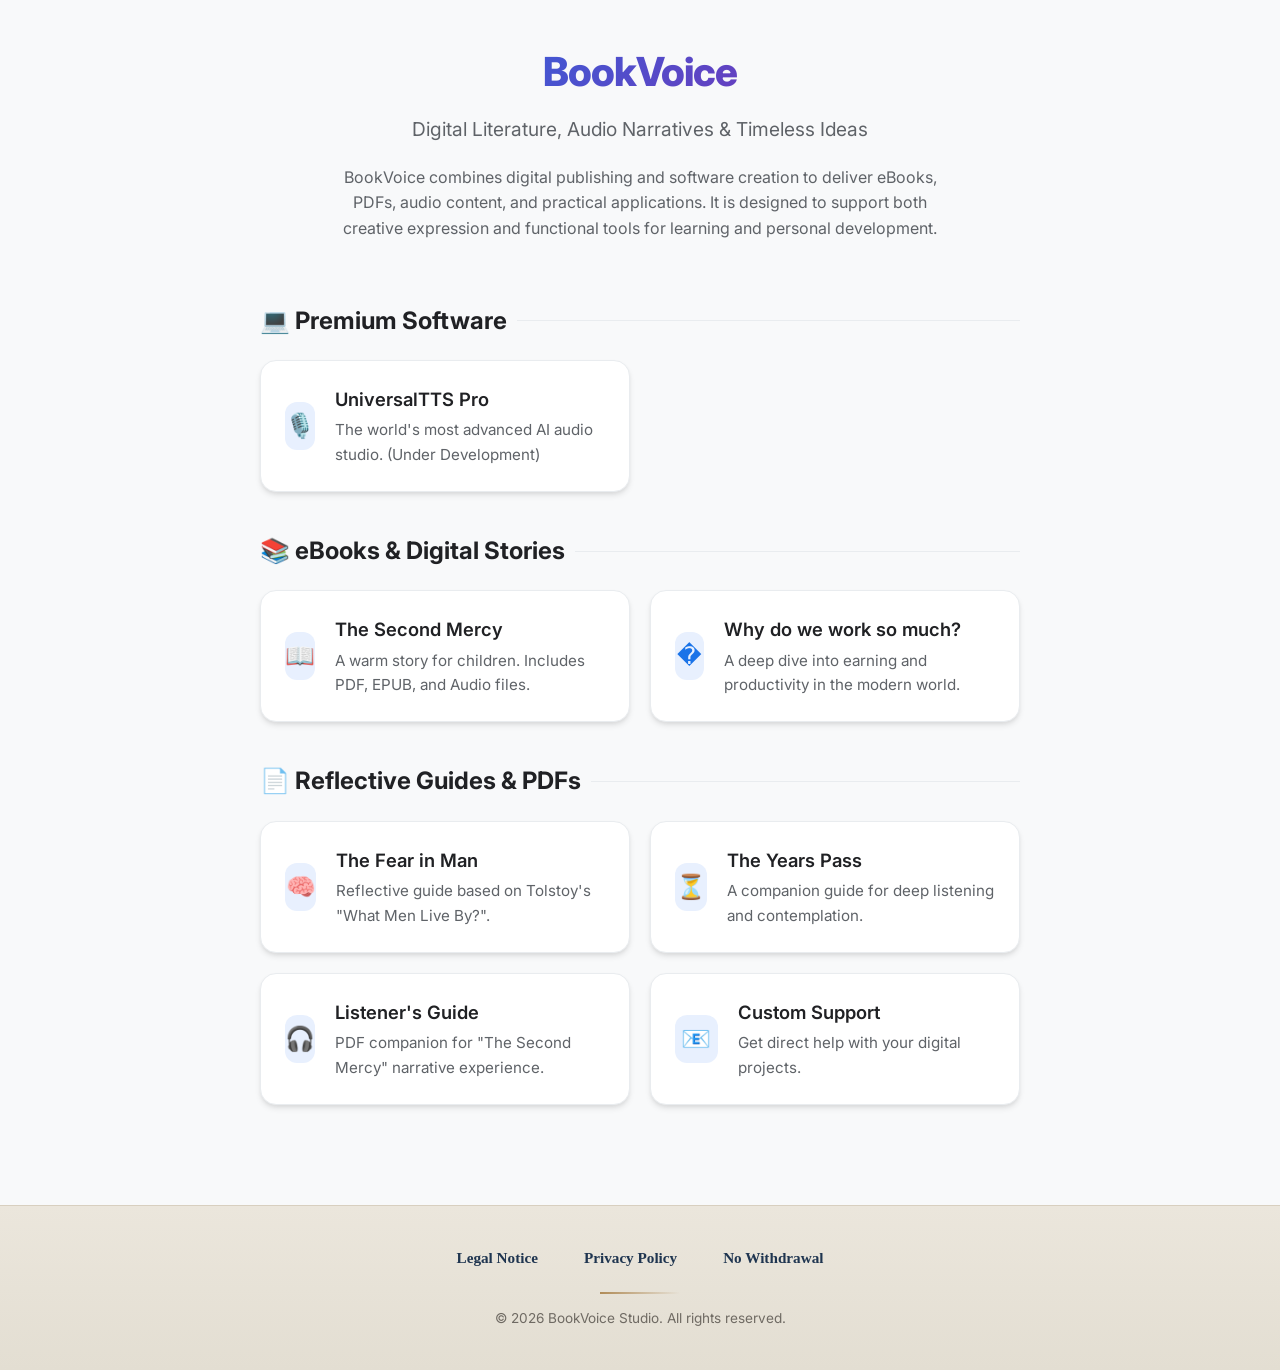
<file: index.html>
<!DOCTYPE html>
<html lang="en">

<head>
    <meta charset="UTF-8">
    <meta name="viewport" content="width=device-width, initial-scale=1.0">
    <title>BookVoice | AI Audio Studio</title>
    <meta name="description" content="BookVoice Hub - Premium AI Audio Tools and Legal Information.">
    <link rel="stylesheet" href="style.css">
</head>

<body>
    <div class="container">
        <header>
            <div class="logo">BookVoice</div>
            <p class="subtitle">Digital Literature, Audio Narratives & Timeless Ideas</p>
            <p class="description">BookVoice combines digital publishing and software creation to deliver eBooks, PDFs, audio content, and practical applications. 
  It is designed to support both creative expression and functional tools for learning and personal development.</p>
        </header>

        <main>
            <!-- SOFTWARE SECTION -->
            <div class="section-title">💻 Premium Software</div>
            <div class="links-grid">
                <a href="product.html" class="link-card">
                    <div class="link-icon">🎙️</div>
                    <div class="link-content">
                        <h3>UniversalTTS Pro</h3>
                        <p>The world's most advanced AI audio studio. (Under Development)</p>
                    </div>
                </a>
            </div>

            <!-- DIGITAL BOOKS SECTION -->
            <div class="section-title">📚 eBooks & Digital Stories</div>
            <div class="links-grid">
                <a href="https://bookvoice.gumroad.com/l/rahmaThania" class="link-card" target="_blank">
                    <div class="link-icon">📖</div>
                    <div class="link-content">
                        <h3>The Second Mercy</h3>
                        <p>A warm story for children. Includes PDF, EPUB, and Audio files.</p>
                    </div>
                </a>
                <a href="https://bookvoice.gumroad.com/l/whywedotoomuch" class="link-card" target="_blank">
                    <div class="link-icon">�</div>
                    <div class="link-content">
                        <h3>Why do we work so much?</h3>
                        <p>A deep dive into earning and productivity in the modern world.</p>
                    </div>
                </a>
            </div>

            <!-- RESOURCES SECTION -->
            <div class="section-title">📄 Reflective Guides & PDFs</div>
            <div class="links-grid">
                <a href="https://bookvoice.gumroad.com/l/bimayahyalinsan4" class="link-card" target="_blank">
                    <div class="link-icon">🧠</div>
                    <div class="link-content">
                        <h3>The Fear in Man</h3>
                        <p>Reflective guide based on Tolstoy's "What Men Live By?".</p>
                    </div>
                </a>
                <a href="https://bookvoice.gumroad.com/l/sanawattamorguide" class="link-card" target="_blank">
                    <div class="link-icon">⏳</div>
                    <div class="link-content">
                        <h3>The Years Pass</h3>
                        <p>A companion guide for deep listening and contemplation.</p>
                    </div>
                </a>
                <a href="https://bookvoice.gumroad.com/l/alrahma2" class="link-card" target="_blank">
                    <div class="link-icon">🎧</div>
                    <div class="link-content">
                        <h3>Listener's Guide</h3>
                        <p>PDF companion for "The Second Mercy" narrative experience.</p>
                    </div>
                </a>
                <a href="mailto:book.voice@proton.me" class="link-card">
                    <div class="link-icon">📧</div>
                    <div class="link-content">
                        <h3>Custom Support</h3>
                        <p>Get direct help with your digital projects.</p>
                    </div>
                </a>
            </div>
        </main>
    </div>

<footer class="site-footer">
  <div class="footer-inner">

    <div class="footer-links">              
      <a href="impressum.html">Legal Notice</a>
      <a href="privacy.html">Privacy Policy</a>
      <a href="withdrawal.html">No Withdrawal</a>
    </div>

    <div class="footer-divider"></div>

    <p class="footer-text">
      © 2026 BookVoice Studio. All rights reserved.
    </p>

  </div>
</footer>
    
</body>

</html>
</file>
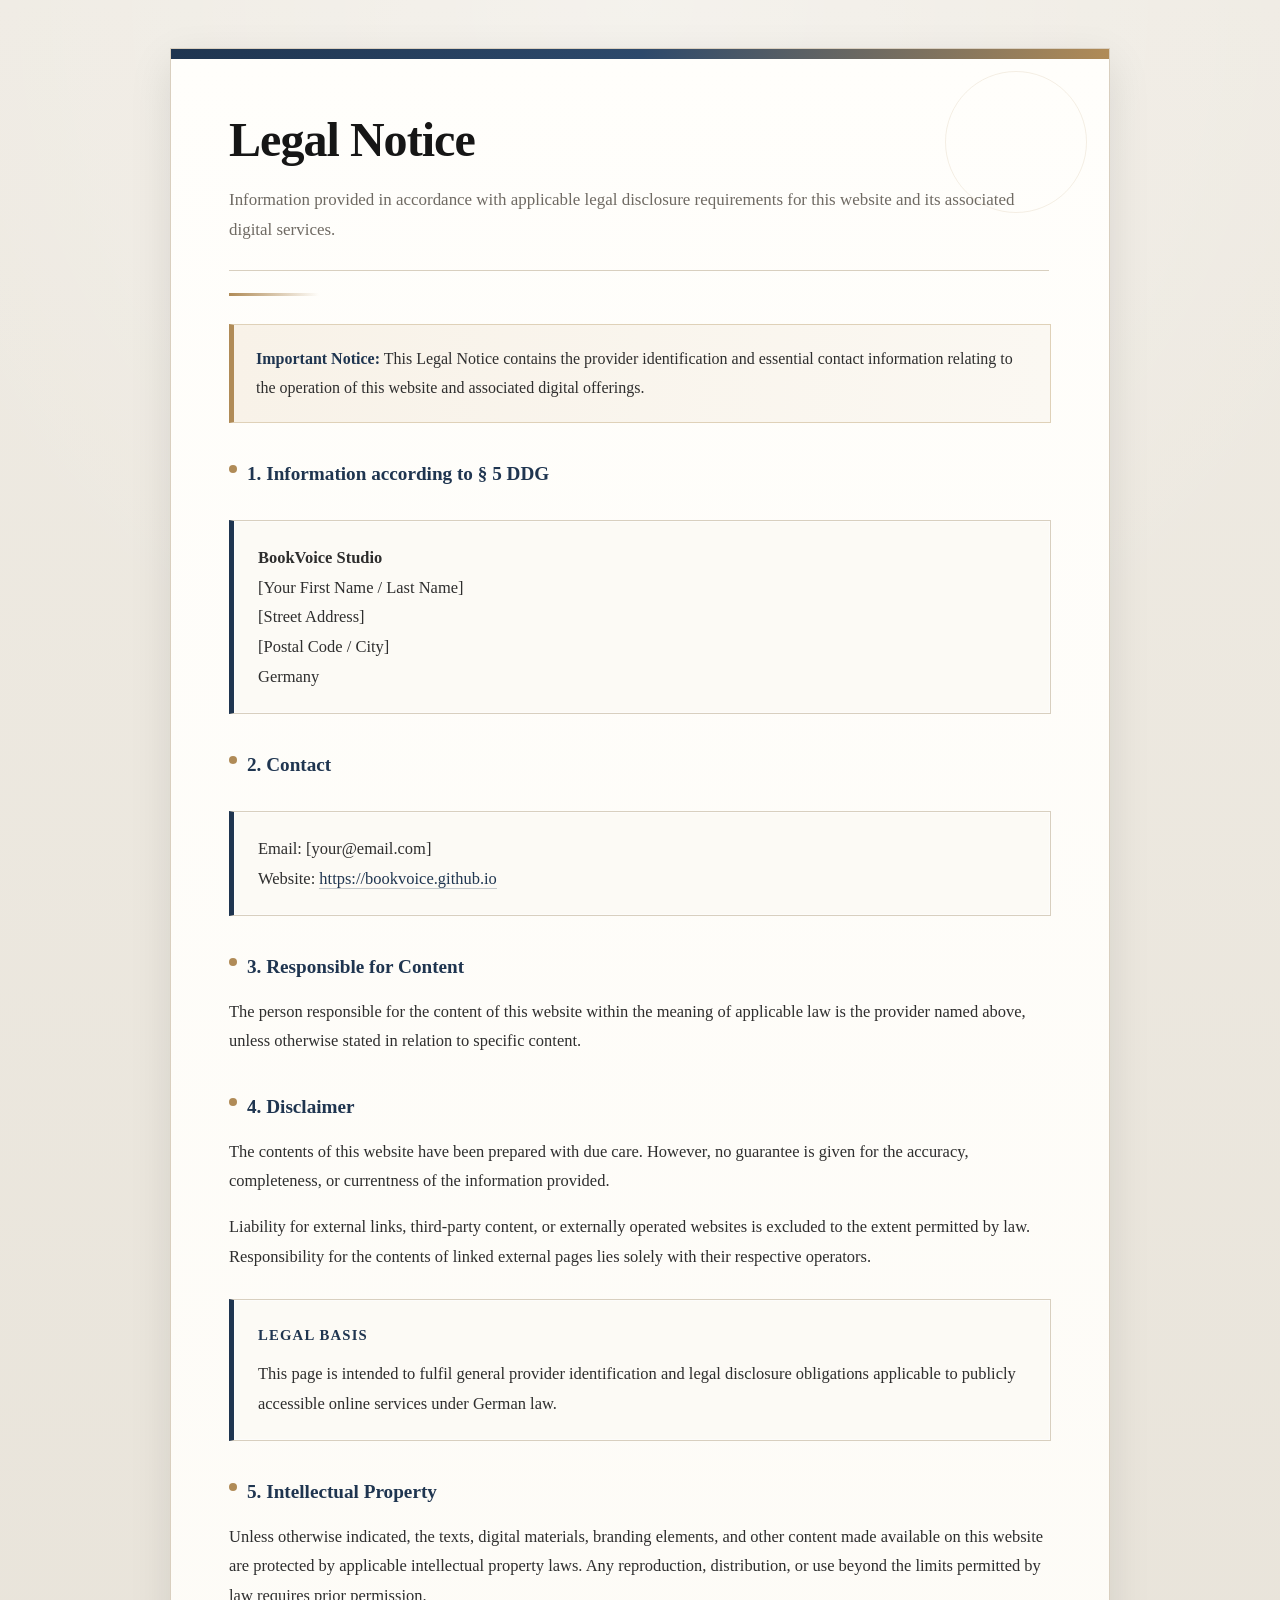
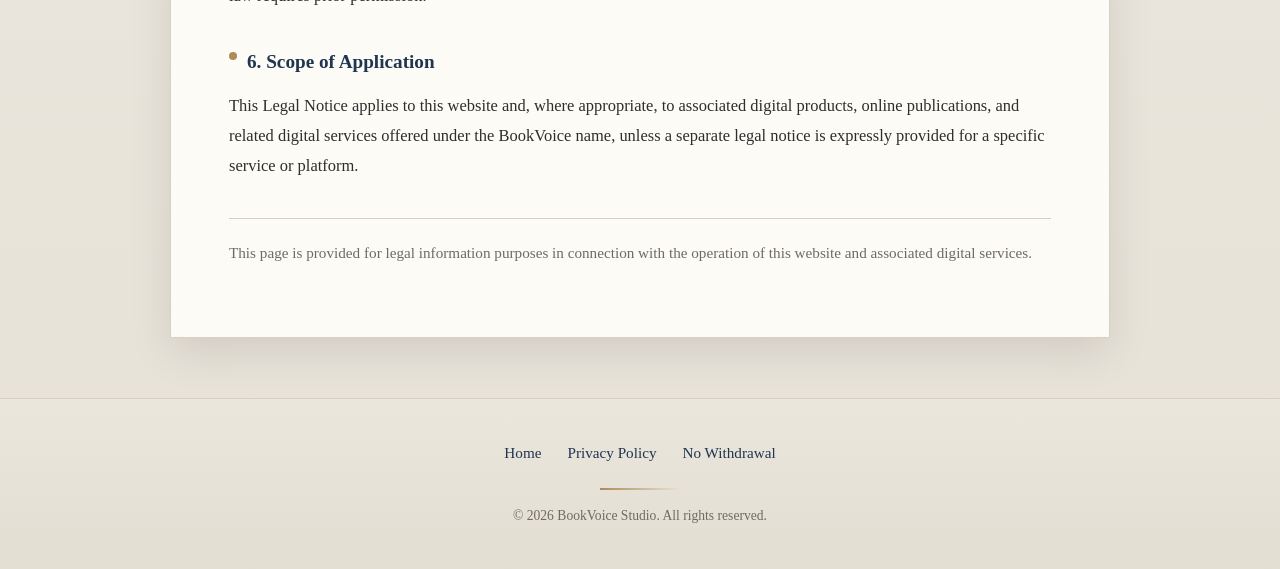
<file: impressum.html>
<!DOCTYPE html>
<html lang="en">
<head>
  <meta charset="UTF-8" />
  <meta name="viewport" content="width=device-width, initial-scale=1.0" />
  <title>Legal Notice – BookVoice</title>
  <style>
    :root {
      --bg: #ece8df;
      --paper: #fffdf9;
      --ink: #161616;
      --text: #2e2e2e;
      --muted: #6f6a63;
      --line: #d8cfbf;
      --navy: #1f3550;
      --navy-soft: #2d496b;
      --gold: #b08b57;
      --gold-soft: #d8c2a0;
      --shadow: 0 14px 40px rgba(0, 0, 0, 0.10);
    }

    * {
      box-sizing: border-box;
    }

    body {
      margin: 0;
      font-family: Georgia, "Times New Roman", serif;
      color: var(--text);
      background:
        radial-gradient(circle at top, rgba(255,255,255,0.35), transparent 35%),
        linear-gradient(to bottom, #efebe3 0%, #e7e2d8 100%);
      line-height: 1.8;
    }

    .page {
      max-width: 980px;
      margin: 48px auto;
      padding: 0 20px;
    }

    .document {
      position: relative;
      background: linear-gradient(to bottom, #fffefb 0%, #fdfbf6 100%);
      border: 1px solid #d9cfbf;
      box-shadow: var(--shadow);
      padding: 64px 58px 54px;
      overflow: hidden;
    }

    .document::before {
      content: "";
      position: absolute;
      top: 0;
      left: 0;
      right: 0;
      height: 10px;
      background: linear-gradient(90deg, var(--navy), var(--navy-soft), var(--gold));
    }

    .document::after {
      content: "";
      position: absolute;
      top: 22px;
      right: 22px;
      width: 140px;
      height: 140px;
      border: 1px solid rgba(176, 139, 87, 0.14);
      border-radius: 50%;
      pointer-events: none;
    }

    h1 {
      margin: 0;
      font-size: 3rem;
      line-height: 1.12;
      color: var(--ink);
      letter-spacing: -0.02em;
    }

    .subtitle {
      margin: 18px 0 0 0;
      max-width: 820px;
      font-size: 1.06rem;
      color: var(--muted);
      padding-bottom: 24px;
      border-bottom: 1px solid var(--line);
    }

    .hero-rule {
      width: 90px;
      height: 3px;
      background: linear-gradient(90deg, var(--gold), transparent);
      margin: 22px 0 28px;
    }

    .important-box {
      margin: 28px 0 34px;
      padding: 20px 22px;
      background: linear-gradient(to right, #f8f2e8, #fbf8f2);
      border: 1px solid #dfd1b8;
      border-left: 5px solid var(--gold);
    }

    .important-box strong {
      color: var(--navy);
    }

    h2 {
      margin: 34px 0 12px;
      font-size: 1.2rem;
      color: var(--navy);
      font-weight: 700;
      position: relative;
      padding-left: 18px;
    }

    h2::before {
      content: "";
      position: absolute;
      left: 0;
      top: 0.4em;
      width: 8px;
      height: 8px;
      background: var(--gold);
      border-radius: 50%;
    }

    p {
      margin: 0 0 16px 0;
      font-size: 1.03rem;
    }

    .contact-block,
    .law-panel {
      margin: 28px 0;
      padding: 22px 24px;
      background: #fcfaf5;
      border: 1px solid var(--line);
      border-left: 5px solid var(--navy);
      box-shadow: inset 0 0 0 1px rgba(255,255,255,0.55);
    }

    .contact-block p,
    .law-panel p {
      margin: 0;
    }

    .law-title {
      display: block;
      margin-bottom: 10px;
      color: var(--navy);
      font-size: 0.92rem;
      letter-spacing: 0.08em;
      text-transform: uppercase;
      font-weight: bold;
    }

    .closing-note {
      margin-top: 38px;
      padding-top: 20px;
      border-top: 1px solid var(--line);
      font-size: 0.95rem;
      color: var(--muted);
    }

    .site-footer {
  margin-top: 60px;
  padding: 40px 20px;
  background: linear-gradient(to top, #e3ded2, #ebe6dc);
  border-top: 1px solid #d8cfbf;
}

.footer-inner {
  max-width: 980px;
  margin: 0 auto;
  text-align: center;
}

.footer-links {
  display: flex;
  justify-content: center;
  gap: 26px;
  flex-wrap: wrap;
  margin-bottom: 18px;
}

.footer-links a {
  text-decoration: none;
  font-family: Georgia, "Times New Roman", serif;
  font-size: 0.95rem;
  color: #1f3550;
  position: relative;
  padding-bottom: 4px;
  border-bottom: none;
  transition: 0.2s ease;
}

.footer-links a::after {
  content: "";
  position: absolute;
  left: 0;
  bottom: 0;
  width: 0%;
  height: 1px;
  background: #b08b57;
  transition: 0.3s ease;
}

.footer-links a:hover::after {
  width: 100%;
}

.footer-links a:hover {
  color: #2d496b;
}

.footer-divider {
  width: 80px;
  height: 2px;
  margin: 12px auto 14px;
  background: linear-gradient(to right, #b08b57, transparent);
}

.footer-text {
  font-size: 0.85rem;
  color: #6f6a63;
  margin: 0;
}

@media (max-width: 700px) {
  .footer-links {
    gap: 14px;
  }

  .site-footer {
    padding: 30px 16px;
  }
}

    a {
      color: var(--navy);
      text-decoration: none;
      border-bottom: 1px solid rgba(31, 53, 80, 0.25);
    }

    a:hover {
      color: var(--navy-soft);
      border-bottom-color: rgba(31, 53, 80, 0.5);
    }

    @media (max-width: 700px) {
      .document {
        padding: 36px 24px 34px;
      }

      h1 {
        font-size: 2.1rem;
      }

      .subtitle,
      p {
        font-size: 1rem;
      }

      .page {
        margin: 22px auto;
      }
    }
  </style>
</head>
<body>
  <div class="page">
    <main class="document">
      <h1>Legal Notice</h1>

      <p class="subtitle">
        Information provided in accordance with applicable legal disclosure requirements for this website and its associated digital services.
      </p>

      <div class="hero-rule"></div>

      <div class="important-box">
        <strong>Important Notice:</strong>
        This Legal Notice contains the provider identification and essential contact information relating to the operation of this website and associated digital offerings.
      </div>

      <h2>1. Information according to § 5 DDG</h2>
      <div class="contact-block">
        <p>
          <strong>BookVoice Studio</strong><br>
          [Your First Name / Last Name]<br>
          [Street Address]<br>
          [Postal Code / City]<br>
          Germany
        </p>
      </div>

      <h2>2. Contact</h2>
      <div class="contact-block">
        <p>
          Email: [your@email.com]<br>
          Website: <a href="https://bookvoice.github.io">https://bookvoice.github.io</a>
        </p>
      </div>

      <h2>3. Responsible for Content</h2>
      <p>
        The person responsible for the content of this website within the meaning of applicable law is the provider named above, unless otherwise stated in relation to specific content.
      </p>

      <h2>4. Disclaimer</h2>
      <p>
        The contents of this website have been prepared with due care. However, no guarantee is given for the accuracy, completeness, or currentness of the information provided.
      </p>

      <p>
        Liability for external links, third-party content, or externally operated websites is excluded to the extent permitted by law. Responsibility for the contents of linked external pages lies solely with their respective operators.
      </p>

      <div class="law-panel">
        <span class="law-title">Legal Basis</span>
        <p>
          This page is intended to fulfil general provider identification and legal disclosure obligations applicable to publicly accessible online services under German law.
        </p>
      </div>

      <h2>5. Intellectual Property</h2>
      <p>
        Unless otherwise indicated, the texts, digital materials, branding elements, and other content made available on this website are protected by applicable intellectual property laws. Any reproduction, distribution, or use beyond the limits permitted by law requires prior permission.
      </p>

      <h2>6. Scope of Application</h2>
      <p>
        This Legal Notice applies to this website and, where appropriate, to associated digital products, online publications, and related digital services offered under the BookVoice name, unless a separate legal notice is expressly provided for a specific service or platform.
      </p>

      <p class="closing-note">
        This page is provided for legal information purposes in connection with the operation of this website and associated digital services.
      </p>
    </main>
  </div>

<footer class="site-footer">
  <div class="footer-inner">

    <div class="footer-links">
      <a href="index.html">Home</a>
      <a href="privacy.html">Privacy Policy</a>
      <a href="withdrawal.html">No Withdrawal</a>
    </div>

    <div class="footer-divider"></div>

    <p class="footer-text">
      © 2026 BookVoice Studio. All rights reserved.
    </p>

  </div>
</footer>
  
</body>
</html>
</file>
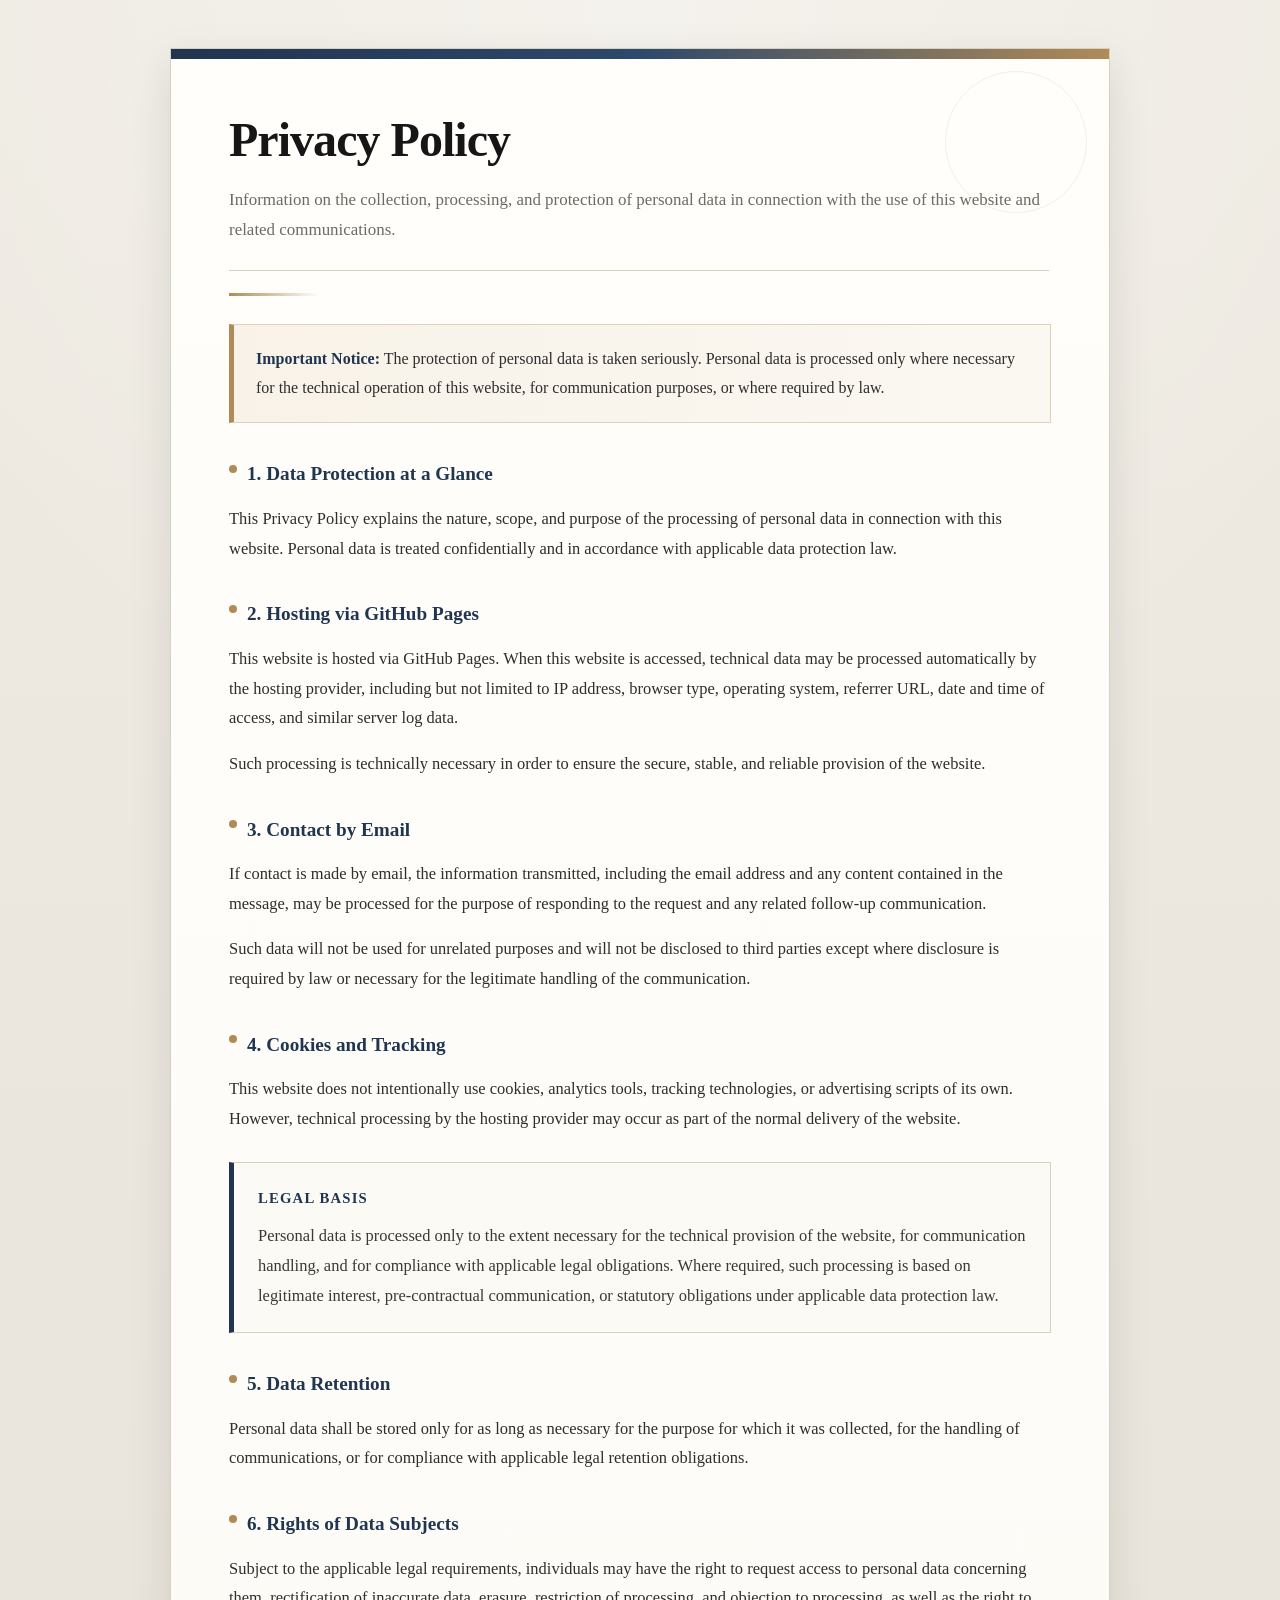
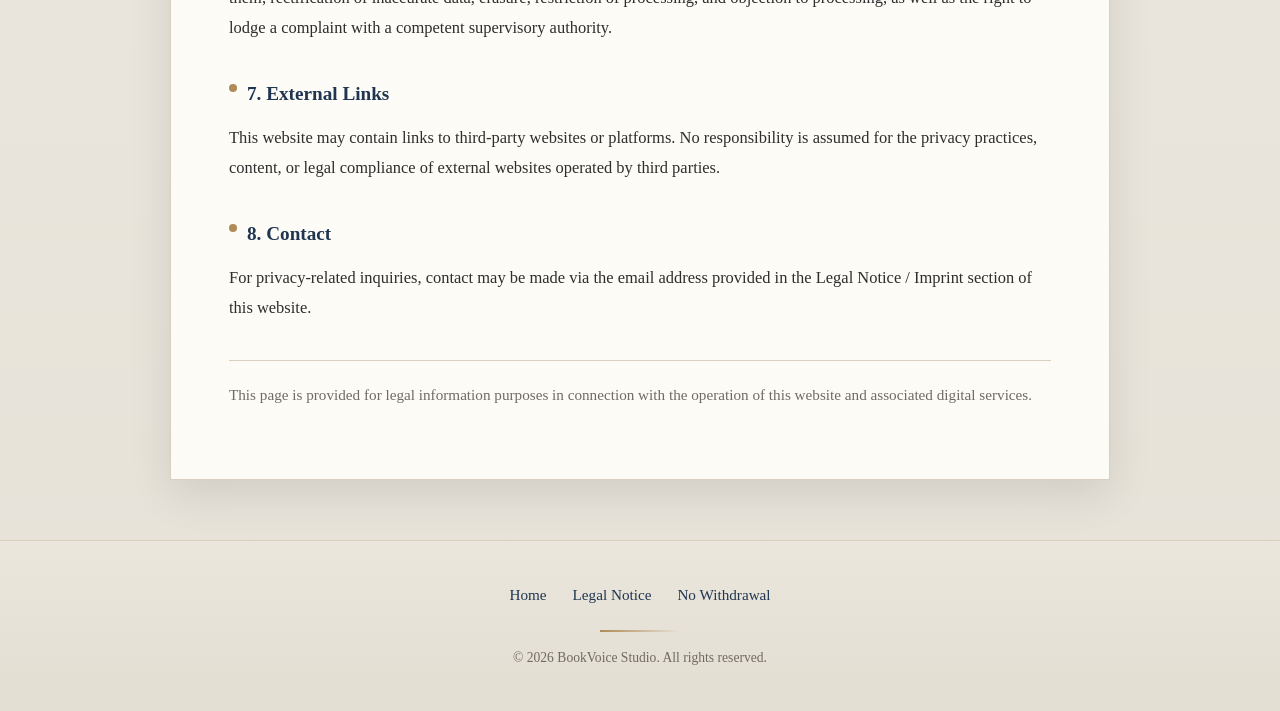
<file: privacy.html>
<!DOCTYPE html>
<html lang="en">
<head>
  <meta charset="UTF-8" />
  <meta name="viewport" content="width=device-width, initial-scale=1.0" />
  <title>Privacy Policy – BookVoice</title>
  <style>
    :root {
      --bg: #ece8df;
      --paper: #fffdf9;
      --ink: #161616;
      --text: #2e2e2e;
      --muted: #6f6a63;
      --line: #d8cfbf;
      --navy: #1f3550;
      --navy-soft: #2d496b;
      --gold: #b08b57;
      --gold-soft: #d8c2a0;
      --shadow: 0 14px 40px rgba(0, 0, 0, 0.10);
    }

    * {
      box-sizing: border-box;
    }

    body {
      margin: 0;
      font-family: Georgia, "Times New Roman", serif;
      color: var(--text);
      background:
        radial-gradient(circle at top, rgba(255,255,255,0.35), transparent 35%),
        linear-gradient(to bottom, #efebe3 0%, #e7e2d8 100%);
      line-height: 1.8;
    }

    .page {
      max-width: 980px;
      margin: 48px auto;
      padding: 0 20px;
    }

    .document {
      position: relative;
      background: linear-gradient(to bottom, #fffefb 0%, #fdfbf6 100%);
      border: 1px solid #d9cfbf;
      box-shadow: var(--shadow);
      padding: 64px 58px 54px;
      overflow: hidden;
    }

    .document::before {
      content: "";
      position: absolute;
      top: 0;
      left: 0;
      right: 0;
      height: 10px;
      background: linear-gradient(90deg, var(--navy), var(--navy-soft), var(--gold));
    }

    .document::after {
      content: "";
      position: absolute;
      top: 22px;
      right: 22px;
      width: 140px;
      height: 140px;
      border: 1px solid rgba(176, 139, 87, 0.14);
      border-radius: 50%;
      pointer-events: none;
    }

    .label {
      display: inline-block;
      margin-bottom: 18px;
      padding: 7px 14px;
      font-size: 0.78rem;
      letter-spacing: 0.16em;
      text-transform: uppercase;
      color: var(--navy);
      border: 1px solid var(--gold-soft);
      background: linear-gradient(to right, #faf6ee, #f7f0e4);
    }

    h1 {
      margin: 0;
      font-size: 3rem;
      line-height: 1.12;
      color: var(--ink);
      letter-spacing: -0.02em;
    }

    .subtitle {
      margin: 18px 0 0 0;
      max-width: 820px;
      font-size: 1.06rem;
      color: var(--muted);
      padding-bottom: 24px;
      border-bottom: 1px solid var(--line);
    }

    .hero-rule {
      width: 90px;
      height: 3px;
      background: linear-gradient(90deg, var(--gold), transparent);
      margin: 22px 0 28px;
    }

    .important-box {
      margin: 28px 0 34px;
      padding: 20px 22px;
      background: linear-gradient(to right, #f8f2e8, #fbf8f2);
      border: 1px solid #dfd1b8;
      border-left: 5px solid var(--gold);
    }

    .important-box strong {
      color: var(--navy);
    }

    h2 {
      margin: 34px 0 12px;
      font-size: 1.2rem;
      color: var(--navy);
      font-weight: 700;
      position: relative;
      padding-left: 18px;
    }

    h2::before {
      content: "";
      position: absolute;
      left: 0;
      top: 0.4em;
      width: 8px;
      height: 8px;
      background: var(--gold);
      border-radius: 50%;
    }

    p {
      margin: 0 0 16px 0;
      font-size: 1.03rem;
    }

    .law-panel {
      margin: 28px 0;
      padding: 22px 24px;
      background: #fcfaf5;
      border: 1px solid var(--line);
      border-left: 5px solid var(--navy);
      box-shadow: inset 0 0 0 1px rgba(255,255,255,0.55);
    }

    .law-panel .law-title {
      display: block;
      margin-bottom: 10px;
      color: var(--navy);
      font-size: 0.92rem;
      letter-spacing: 0.08em;
      text-transform: uppercase;
      font-weight: bold;
    }

    .law-panel p {
      margin: 0;
      color: #3a3937;
    }

    .closing-note {
      margin-top: 38px;
      padding-top: 20px;
      border-top: 1px solid var(--line);
      font-size: 0.95rem;
      color: var(--muted);
    }

    .site-footer {
  margin-top: 60px;
  padding: 40px 20px;
  background: linear-gradient(to top, #e3ded2, #ebe6dc);
  border-top: 1px solid #d8cfbf;
}

.footer-inner {
  max-width: 980px;
  margin: 0 auto;
  text-align: center;
}

.footer-links {
  display: flex;
  justify-content: center;
  gap: 26px;
  flex-wrap: wrap;
  margin-bottom: 18px;
}

.footer-links a {
  text-decoration: none;
  font-family: Georgia, "Times New Roman", serif;
  font-size: 0.95rem;
  color: #1f3550;
  position: relative;
  padding-bottom: 4px;
  border-bottom: none;
  transition: 0.2s ease;
}

.footer-links a::after {
  content: "";
  position: absolute;
  left: 0;
  bottom: 0;
  width: 0%;
  height: 1px;
  background: #b08b57;
  transition: 0.3s ease;
}

.footer-links a:hover::after {
  width: 100%;
}

.footer-links a:hover {
  color: #2d496b;
}

.footer-divider {
  width: 80px;
  height: 2px;
  margin: 12px auto 14px;
  background: linear-gradient(to right, #b08b57, transparent);
}

.footer-text {
  font-size: 0.85rem;
  color: #6f6a63;
  margin: 0;
}

@media (max-width: 700px) {
  .footer-links {
    gap: 14px;
  }

  .site-footer {
    padding: 30px 16px;
  }
}

    a {
      color: var(--navy);
      text-decoration: none;
      border-bottom: 1px solid rgba(31, 53, 80, 0.25);
    }

    a:hover {
      color: var(--navy-soft);
      border-bottom-color: rgba(31, 53, 80, 0.5);
    }

    @media (max-width: 700px) {
      .document {
        padding: 36px 24px 34px;
      }

      h1 {
        font-size: 2.1rem;
      }

      .subtitle,
      p {
        font-size: 1rem;
      }

      .page {
        margin: 22px auto;
      }
    }
  </style>
</head>
<body>
  <div class="page">
    <main class="document">

      <h1>Privacy Policy</h1>
      <p class="subtitle">
        Information on the collection, processing, and protection of personal data in connection with the use of this website and related communications.
      </p>

      <div class="hero-rule"></div>

      <div class="important-box">
        <strong>Important Notice:</strong>
        The protection of personal data is taken seriously. Personal data is processed only where necessary for the technical operation of this website, for communication purposes, or where required by law.
      </div>

      <h2>1. Data Protection at a Glance</h2>
      <p>
        This Privacy Policy explains the nature, scope, and purpose of the processing of personal data in connection with this website. Personal data is treated confidentially and in accordance with applicable data protection law.
      </p>

      <h2>2. Hosting via GitHub Pages</h2>
      <p>
        This website is hosted via GitHub Pages. When this website is accessed, technical data may be processed automatically by the hosting provider, including but not limited to IP address, browser type, operating system, referrer URL, date and time of access, and similar server log data.
      </p>
      <p>
        Such processing is technically necessary in order to ensure the secure, stable, and reliable provision of the website.
      </p>

      <h2>3. Contact by Email</h2>
      <p>
        If contact is made by email, the information transmitted, including the email address and any content contained in the message, may be processed for the purpose of responding to the request and any related follow-up communication.
      </p>
      <p>
        Such data will not be used for unrelated purposes and will not be disclosed to third parties except where disclosure is required by law or necessary for the legitimate handling of the communication.
      </p>

      <h2>4. Cookies and Tracking</h2>
      <p>
        This website does not intentionally use cookies, analytics tools, tracking technologies, or advertising scripts of its own. However, technical processing by the hosting provider may occur as part of the normal delivery of the website.
      </p>

      <div class="law-panel">
        <span class="law-title">Legal Basis</span>
        <p>
          Personal data is processed only to the extent necessary for the technical provision of the website, for communication handling, and for compliance with applicable legal obligations. Where required, such processing is based on legitimate interest, pre-contractual communication, or statutory obligations under applicable data protection law.
        </p>
      </div>

      <h2>5. Data Retention</h2>
      <p>
        Personal data shall be stored only for as long as necessary for the purpose for which it was collected, for the handling of communications, or for compliance with applicable legal retention obligations.
      </p>

      <h2>6. Rights of Data Subjects</h2>
      <p>
        Subject to the applicable legal requirements, individuals may have the right to request access to personal data concerning them, rectification of inaccurate data, erasure, restriction of processing, and objection to processing, as well as the right to lodge a complaint with a competent supervisory authority.
      </p>

      <h2>7. External Links</h2>
      <p>
        This website may contain links to third-party websites or platforms. No responsibility is assumed for the privacy practices, content, or legal compliance of external websites operated by third parties.
      </p>

      <h2>8. Contact</h2>
      <p>
        For privacy-related inquiries, contact may be made via the email address provided in the Legal Notice / Imprint section of this website.
      </p>

      <p class="closing-note">
        This page is provided for legal information purposes in connection with the operation of this website and associated digital services.
      </p>
    </main>
  </div>

<footer class="site-footer">
  <div class="footer-inner">

    <div class="footer-links">
      <a href="index.html">Home</a>
      <a href="impressum.html">Legal Notice</a>
      <a href="withdrawal.html">No Withdrawal</a>
    </div>

    <div class="footer-divider"></div>

    <p class="footer-text">
      © 2026 BookVoice Studio. All rights reserved.
    </p>

  </div>
</footer>
  
</body>
</html>
</file>
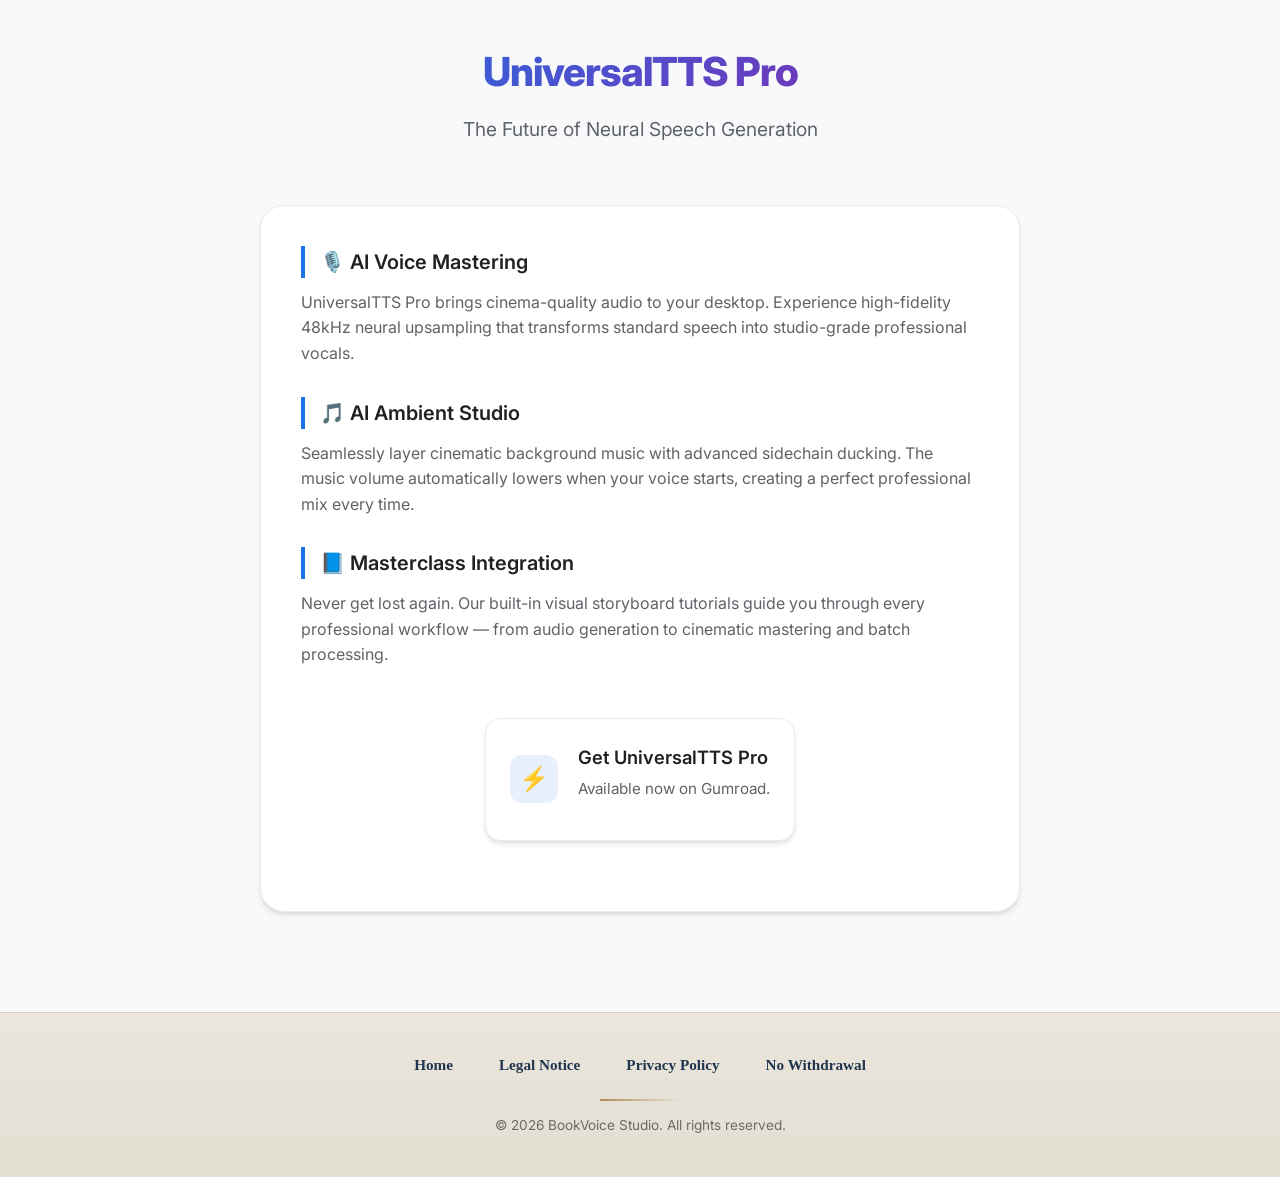
<file: product.html>
<!DOCTYPE html>
<html lang="en">

<head>
    <meta charset="UTF-8">
    <meta name="viewport" content="width=device-width, initial-scale=1.0">
    <title>UniversalTTS Pro | BookVoice</title>
    <link rel="stylesheet" href="style.css">
</head>

<body>
    <div class="container">
        <header>
            <div class="logo">UniversalTTS Pro</div>
            <p class="subtitle">The Future of Neural Speech Generation</p>
        </header>

        <section class="legal-container">
            <div class="legal-section">
                <h2>🎙️ AI Voice Mastering</h2>
                <p>UniversalTTS Pro brings cinema-quality audio to your desktop. Experience high-fidelity 48kHz neural
                    upsampling that transforms standard speech into studio-grade professional vocals.</p>
            </div>

            <div class="legal-section">
                <h2>🎵 AI Ambient Studio</h2>
                <p>Seamlessly layer cinematic background music with advanced sidechain ducking. The music volume
                    automatically lowers when your voice starts, creating a perfect professional mix every time.</p>
            </div>

            <div class="legal-section">
                <h2>📘 Masterclass Integration</h2>
                <p>Never get lost again. Our built-in visual storyboard tutorials guide you through every professional
                    workflow — from audio generation to cinematic mastering and batch processing.</p>
            </div>

            <div class="legal-section" style="text-align: center; border: none; padding: 0;">
                <a href="https://bookvoice.gumroad.com" class="link-card"
                    style="display: inline-flex; margin-top: 20px;">
                    <div class="link-icon">⚡</div>
                    <div class="link-content" style="text-align: left;">
                        <h3>Get UniversalTTS Pro</h3>
                        <p>Available now on Gumroad.</p>
                    </div>
                </a>
            </div>
        </section>
    </div>

<footer class="site-footer">
  <div class="footer-inner">

    <div class="footer-links">
      <a href="index.html">Home</a>
      <a href="impressum.html">Legal Notice</a>
      <a href="privacy.html">Privacy Policy</a>
      <a href="withdrawal.html">No Withdrawal</a>
    </div>

    <div class="footer-divider"></div>

    <p class="footer-text">
      © 2026 BookVoice Studio. All rights reserved.
    </p>

  </div>
</footer>
    
</body>

</html>
</file>
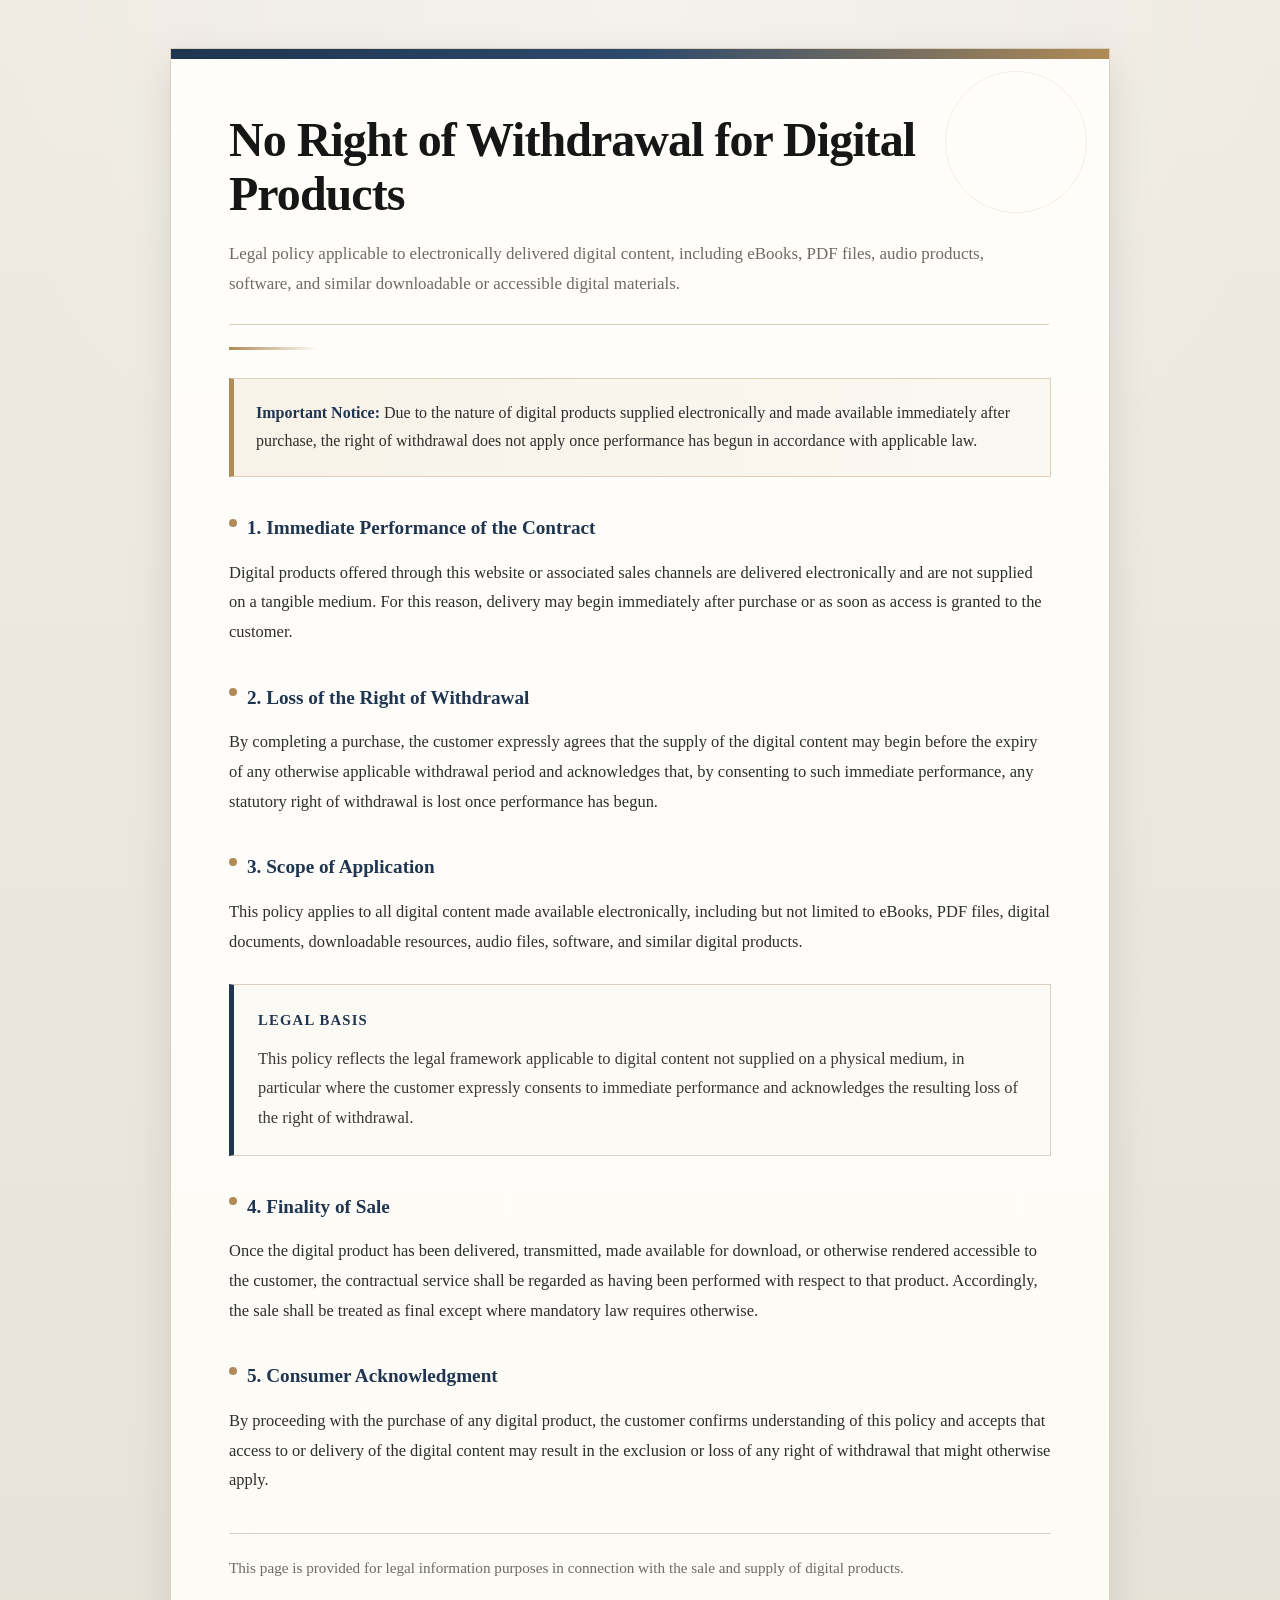
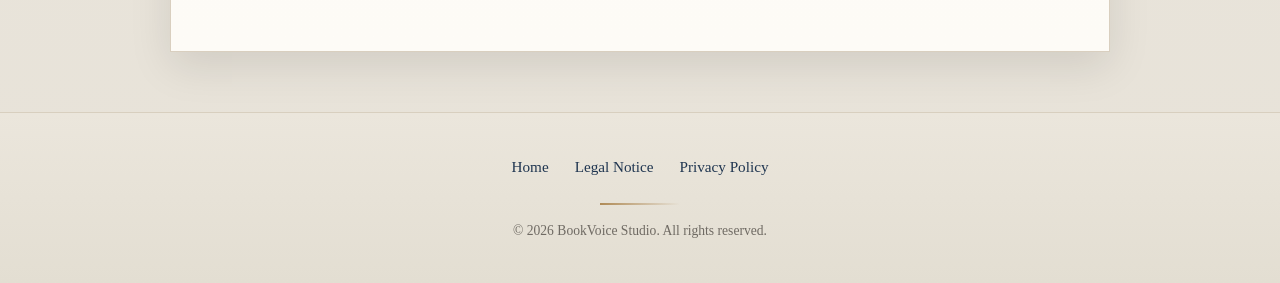
<file: withdrawal.html>
<!DOCTYPE html>
<html lang="en">
<head>
  <meta charset="UTF-8" />
  <meta name="viewport" content="width=device-width, initial-scale=1.0" />
  <title>No Right of Withdrawal – BookVoice</title>
  <style>
    :root {
      --bg: #ece8df;
      --paper: #fffdf9;
      --ink: #161616;
      --text: #2e2e2e;
      --muted: #6f6a63;
      --line: #d8cfbf;
      --navy: #1f3550;
      --navy-soft: #2d496b;
      --gold: #b08b57;
      --gold-soft: #d8c2a0;
      --shadow: 0 14px 40px rgba(0, 0, 0, 0.10);
    }

    * {
      box-sizing: border-box;
    }

    body {
      margin: 0;
      font-family: Georgia, "Times New Roman", serif;
      color: var(--text);
      background:
        radial-gradient(circle at top, rgba(255,255,255,0.35), transparent 35%),
        linear-gradient(to bottom, #efebe3 0%, #e7e2d8 100%);
      line-height: 1.8;
    }

    .page {
      max-width: 980px;
      margin: 48px auto;
      padding: 0 20px;
    }

    .document {
      position: relative;
      background: linear-gradient(to bottom, #fffefb 0%, #fdfbf6 100%);
      border: 1px solid #d9cfbf;
      box-shadow: var(--shadow);
      padding: 64px 58px 54px;
      overflow: hidden;
    }

    .document::before {
      content: "";
      position: absolute;
      top: 0;
      left: 0;
      right: 0;
      height: 10px;
      background: linear-gradient(90deg, var(--navy), var(--navy-soft), var(--gold));
    }

    .document::after {
      content: "";
      position: absolute;
      top: 22px;
      right: 22px;
      width: 140px;
      height: 140px;
      border: 1px solid rgba(176, 139, 87, 0.14);
      border-radius: 50%;
      pointer-events: none;
    }

    .label {
      display: inline-block;
      margin-bottom: 18px;
      padding: 7px 14px;
      font-size: 0.78rem;
      letter-spacing: 0.16em;
      text-transform: uppercase;
      color: var(--navy);
      border: 1px solid var(--gold-soft);
      background: linear-gradient(to right, #faf6ee, #f7f0e4);
    }

    h1 {
      margin: 0;
      font-size: 3rem;
      line-height: 1.12;
      color: var(--ink);
      letter-spacing: -0.02em;
    }

    .subtitle {
      margin: 18px 0 0 0;
      max-width: 820px;
      font-size: 1.06rem;
      color: var(--muted);
      padding-bottom: 24px;
      border-bottom: 1px solid var(--line);
    }

    .hero-rule {
      width: 90px;
      height: 3px;
      background: linear-gradient(90deg, var(--gold), transparent);
      margin: 22px 0 28px;
    }

    .important-box {
      margin: 28px 0 34px;
      padding: 20px 22px;
      background: linear-gradient(to right, #f8f2e8, #fbf8f2);
      border: 1px solid #dfd1b8;
      border-left: 5px solid var(--gold);
    }

    .important-box strong {
      color: var(--navy);
    }

    h2 {
      margin: 34px 0 12px;
      font-size: 1.2rem;
      color: var(--navy);
      font-weight: 700;
      position: relative;
      padding-left: 18px;
    }

    h2::before {
      content: "";
      position: absolute;
      left: 0;
      top: 0.4em;
      width: 8px;
      height: 8px;
      background: var(--gold);
      border-radius: 50%;
    }

    p {
      margin: 0 0 16px 0;
      font-size: 1.03rem;
    }

    .law-panel {
      margin: 28px 0;
      padding: 22px 24px;
      background: #fcfaf5;
      border: 1px solid var(--line);
      border-left: 5px solid var(--navy);
      box-shadow: inset 0 0 0 1px rgba(255,255,255,0.55);
    }

    .law-panel .law-title {
      display: block;
      margin-bottom: 10px;
      color: var(--navy);
      font-size: 0.92rem;
      letter-spacing: 0.08em;
      text-transform: uppercase;
      font-weight: bold;
    }

    .law-panel p {
      margin: 0;
      color: #3a3937;
    }

    .closing-note {
      margin-top: 38px;
      padding-top: 20px;
      border-top: 1px solid var(--line);
      font-size: 0.95rem;
      color: var(--muted);
    }

    .site-footer {
  margin-top: 60px;
  padding: 40px 20px;
  background: linear-gradient(to top, #e3ded2, #ebe6dc);
  border-top: 1px solid #d8cfbf;
}

.footer-inner {
  max-width: 980px;
  margin: 0 auto;
  text-align: center;
}

.footer-links {
  display: flex;
  justify-content: center;
  gap: 26px;
  flex-wrap: wrap;
  margin-bottom: 18px;
}

.footer-links a {
  text-decoration: none;
  font-family: Georgia, "Times New Roman", serif;
  font-size: 0.95rem;
  color: #1f3550;
  position: relative;
  padding-bottom: 4px;
  border-bottom: none;
  transition: 0.2s ease;
}

.footer-links a::after {
  content: "";
  position: absolute;
  left: 0;
  bottom: 0;
  width: 0%;
  height: 1px;
  background: #b08b57;
  transition: 0.3s ease;
}

.footer-links a:hover::after {
  width: 100%;
}

.footer-links a:hover {
  color: #2d496b;
}

.footer-divider {
  width: 80px;
  height: 2px;
  margin: 12px auto 14px;
  background: linear-gradient(to right, #b08b57, transparent);
}

.footer-text {
  font-size: 0.85rem;
  color: #6f6a63;
  margin: 0;
}

@media (max-width: 700px) {
  .footer-links {
    gap: 14px;
  }

  .site-footer {
    padding: 30px 16px;
  }
}

    @media (max-width: 700px) {
      .document {
        padding: 36px 24px 34px;
      }

      h1 {
        font-size: 2.1rem;
      }

      .subtitle,
      p {
        font-size: 1rem;
      }

      .page {
        margin: 22px auto;
      }
    }
  </style>
</head>
<body>
  <div class="page">
    <main class="document">

      <h1>No Right of Withdrawal for Digital Products</h1>
      <p class="subtitle">
        Legal policy applicable to electronically delivered digital content, including eBooks, PDF files, audio products, software, and similar downloadable or accessible digital materials.
      </p>

      <div class="hero-rule"></div>

      <div class="important-box">
        <strong>Important Notice:</strong>
        Due to the nature of digital products supplied electronically and made available immediately after purchase, the right of withdrawal does not apply once performance has begun in accordance with applicable law.
      </div>

      <h2>1. Immediate Performance of the Contract</h2>
      <p>
        Digital products offered through this website or associated sales channels are delivered electronically and are not supplied on a tangible medium. For this reason, delivery may begin immediately after purchase or as soon as access is granted to the customer.
      </p>

      <h2>2. Loss of the Right of Withdrawal</h2>
      <p>
        By completing a purchase, the customer expressly agrees that the supply of the digital content may begin before the expiry of any otherwise applicable withdrawal period and acknowledges that, by consenting to such immediate performance, any statutory right of withdrawal is lost once performance has begun.
      </p>

      <h2>3. Scope of Application</h2>
      <p>
        This policy applies to all digital content made available electronically, including but not limited to eBooks, PDF files, digital documents, downloadable resources, audio files, software, and similar digital products.
      </p>

      <div class="law-panel">
        <span class="law-title">Legal Basis</span>
        <p>
          This policy reflects the legal framework applicable to digital content not supplied on a physical medium, in particular where the customer expressly consents to immediate performance and acknowledges the resulting loss of the right of withdrawal.
        </p>
      </div>

      <h2>4. Finality of Sale</h2>
      <p>
        Once the digital product has been delivered, transmitted, made available for download, or otherwise rendered accessible to the customer, the contractual service shall be regarded as having been performed with respect to that product. Accordingly, the sale shall be treated as final except where mandatory law requires otherwise.
      </p>

      <h2>5. Consumer Acknowledgment</h2>
      <p>
        By proceeding with the purchase of any digital product, the customer confirms understanding of this policy and accepts that access to or delivery of the digital content may result in the exclusion or loss of any right of withdrawal that might otherwise apply.
      </p>

      <p class="closing-note">
        This page is provided for legal information purposes in connection with the sale and supply of digital products.
      </p>
    </main>
  </div>

<footer class="site-footer">
  <div class="footer-inner">

    <div class="footer-links">
      <a href="index.html">Home</a>
      <a href="impressum.html">Legal Notice</a>
      <a href="privacy.html">Privacy Policy</a>
    </div>

    <div class="footer-divider"></div>

    <p class="footer-text">
      © 2026 BookVoice Studio. All rights reserved.
    </p>

  </div>
</footer>
  
</body>
</html>
</file>
<file: style.css>
@import url('https://fonts.googleapis.com/css2?family=Inter:wght@300;400;600;700&display=swap');

:root {
    --primary: #1a73e8;
    --primary-hover: #1557b0;
    --bg: #f8f9fa;
    --card-bg: #ffffff;
    --text-main: #202124;
    --text-secondary: #5f6368;
    --border: #e9ecef;
    --shadow: 0 4px 6px -1px rgba(0, 0, 0, 0.1), 0 2px 4px -1px rgba(0, 0, 0, 0.06);
    --shadow-hover: 0 10px 15px -3px rgba(0, 0, 0, 0.1), 0 4px 6px -2px rgba(0, 0, 0, 0.05);
    --glass: rgba(255, 255, 255, 0.8);
    --accent-gradient: linear-gradient(135deg, #1a73e8 0%, #8e24aa 100%);
}

* {
    margin: 0;
    padding: 0;
    box-sizing: border-box;
}

body {
    font-family: 'Inter', -apple-system, BlinkMacSystemFont, "Segoe UI", Roboto, Helvetica, Arial, sans-serif;
    background-color: var(--bg);
    color: var(--text-main);
    line-height: 1.6;
    overflow-x: hidden;
}

.container {
    max-width: 800px;
    margin: 0 auto;
    padding: 40px 20px;
}

/* Header & Hero */
header {
    text-align: center;
    margin-bottom: 60px;
    animation: fadeInDown 0.8s ease-out;
}

.logo {
    font-size: 2.5rem;
    font-weight: 800;
    background: var(--accent-gradient);
    -webkit-background-clip: text;
    -webkit-text-fill-color: transparent;
    margin-bottom: 10px;
    letter-spacing: -1px;
}

.subtitle {
    font-size: 1.2rem;
    color: var(--text-secondary);
    font-weight: 400;
}

.description {
    max-width: 600px;
    margin: 20px auto 0 auto;
    font-size: 1rem;
    color: var(--text-secondary);
    line-height: 1.6;
}

/* Sections */
.section-title {
    font-size: 1.5rem;
    font-weight: 700;
    margin: 40px 0 20px 0;
    color: var(--text-main);
    display: flex;
    align-items: center;
    gap: 10px;
}

.section-title::after {
    content: '';
    flex: 1;
    height: 1px;
    background: var(--border);
}

/* Link Cards & Grid */
.links-grid {
    display: grid;
    grid-template-columns: 1fr 1fr;
    gap: 20px;
}

@media (max-width: 700px) {
    .links-grid {
        grid-template-columns: 1fr;
    }
}

.link-card {
    background: var(--card-bg);
    border: 1px solid var(--border);
    border-radius: 16px;
    padding: 24px;
    text-decoration: none;
    color: inherit;
    transition: all 0.3s cubic-bezier(0.4, 0, 0.2, 1);
    display: flex;
    align-items: center;
    gap: 20px;
    box-shadow: var(--shadow);
}

.link-card:hover {
    transform: translateY(-5px);
    box-shadow: var(--shadow-hover);
    border-color: var(--primary);
}

.link-icon {
    width: 48px;
    height: 48px;
    background: #e8f0fe;
    border-radius: 12px;
    display: flex;
    align-items: center;
    justify-content: center;
    font-size: 1.5rem;
    color: var(--primary);
    transition: background 0.3s;
}

.link-card:hover .link-icon {
    background: var(--primary);
    color: white;
}

.link-content h3 {
    font-size: 1.15rem;
    font-weight: 600;
    margin-bottom: 4px;
}

.link-content p {
    font-size: 0.95rem;
    color: var(--text-secondary);
}

/* Legal Sections */
.legal-container {
    background: var(--card-bg);
    padding: 40px;
    border-radius: 24px;
    border: 1px solid var(--border);
    box-shadow: var(--shadow);
    margin-top: 40px;
}

.legal-container h1 {
    font-size: 2rem;
    font-weight: 700;
    margin-bottom: 24px;
    color: var(--primary);
}

.legal-section {
    margin-bottom: 30px;
}

.legal-section h2 {
    font-size: 1.25rem;
    font-weight: 600;
    margin-bottom: 12px;
    border-left: 4px solid var(--primary);
    padding-left: 15px;
}

.legal-section p {
    margin-bottom: 15px;
    color: var(--text-secondary);
}

/* Footer */
footer {
    text-align: center;
    margin-top: 80px;
    padding-bottom: 40px;
    font-size: 0.9rem;
    color: var(--text-secondary);
}

.footer-links {
    margin-bottom: 15px;
}

.footer-links a {
    color: var(--primary);
    text-decoration: none;
    margin: 0 10px;
    font-weight: 600;
}

.footer-links a:hover {
    text-decoration: underline;
}

/* Animations */
@keyframes fadeInDown {
    from {
        opacity: 0;
        transform: translateY(-20px);
    }

    to {
        opacity: 1;
        transform: translateY(0);
    }
}

/* Responsive */
@media (max-width: 600px) {
    .container {
        padding: 20px;
    }

    .logo {
        font-size: 2rem;
    }

    .link-card {
        padding: 20px;
        flex-direction: column;
        text-align: center;
    }
}

.site-footer {
  margin-top: 60px;
  padding: 40px 20px;
  background: linear-gradient(to top, #e3ded2, #ebe6dc);
  border-top: 1px solid #d8cfbf;
}

.footer-inner {
  max-width: 980px;
  margin: 0 auto;
  text-align: center;
}

.footer-links {
  display: flex;
  justify-content: center;
  gap: 26px;
  flex-wrap: wrap;
  margin-bottom: 18px;
}

.footer-links a {
  text-decoration: none;
  font-family: Georgia, serif;
  font-size: 0.95rem;
  color: #1f3550;
  position: relative;
  padding-bottom: 4px;
  transition: 0.2s ease;
}

.footer-links a::after {
  content: "";
  position: absolute;
  left: 0;
  bottom: 0;
  width: 0%;
  height: 1px;
  background: #b08b57;
  transition: 0.3s ease;
}

.footer-links a:hover::after {
  width: 100%;
}

.footer-links a:hover {
  color: #2d496b;
}

.footer-divider {
  width: 80px;
  height: 2px;
  margin: 12px auto 14px;
  background: linear-gradient(to right, #b08b57, transparent);
}

.footer-text {
  font-size: 0.85rem;
  color: #6f6a63;
}
</file>
